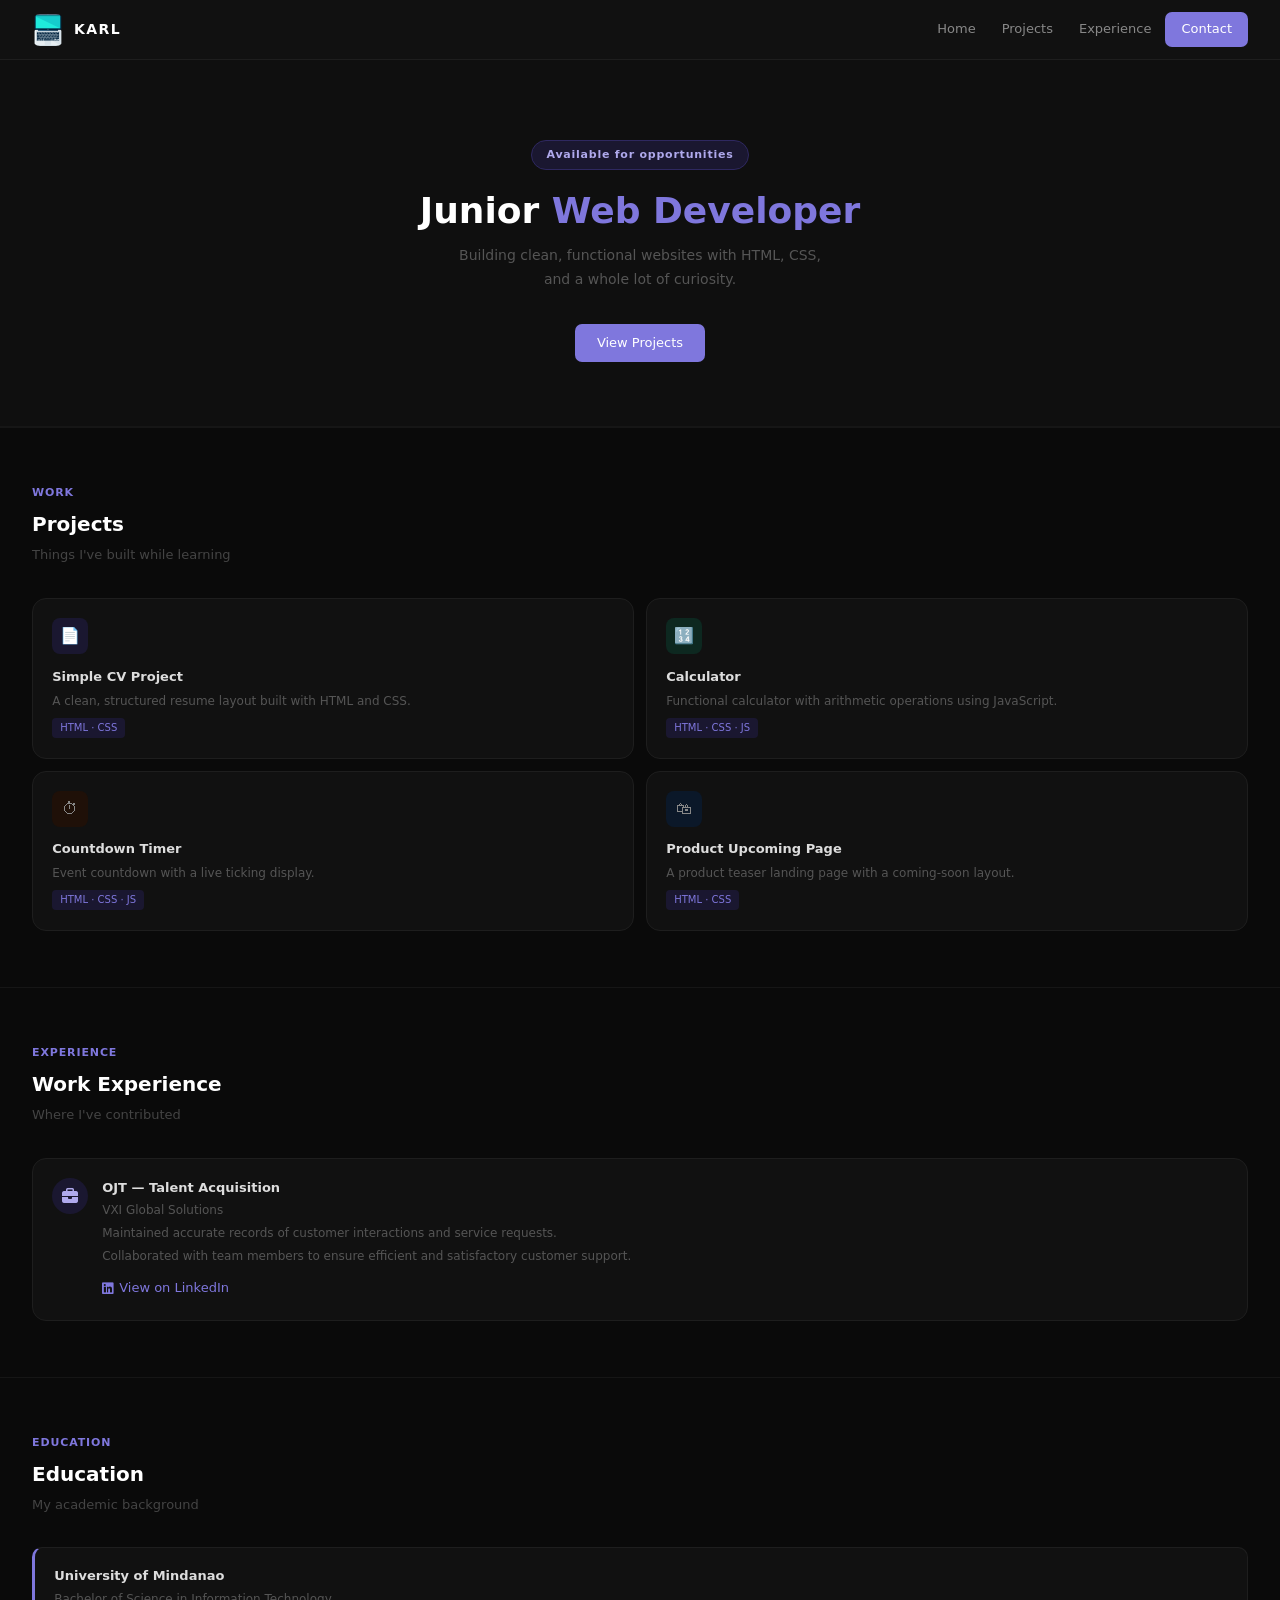
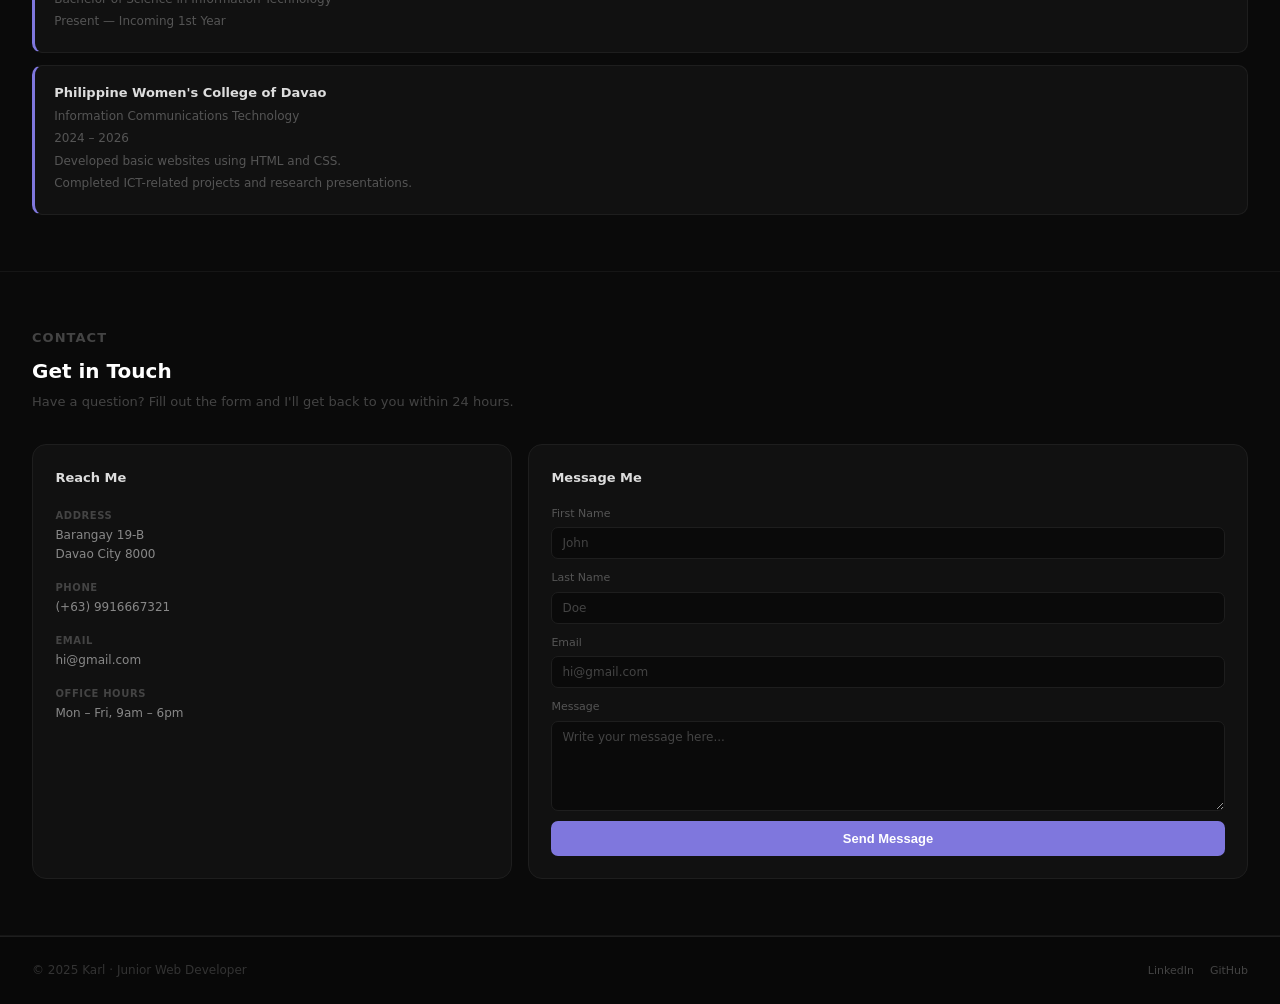
<file: index.html>
<!DOCTYPE html>
<html lang="en">
<head>
    <meta charset="UTF-8">
    <meta name="viewport" content="width=device-width, initial-scale=1.0">
    <meta name="description" content="Karl's simple website as a Junior Developer.">
    <meta name="author" content="Karl">
    <title>Karl's Website</title>
    <link rel="stylesheet" href="styles.css">
    <link rel="stylesheet" href="https://cdnjs.cloudflare.com/ajax/libs/font-awesome/6.5.0/css/all.min.css" crossorigin="anonymous" referrerpolicy="no-referrer" />
</head>
<body>
 
    <header>
        <nav class="navbar">
            <div class="nav-brand">
                <a href="#">
                    <img src="images/laptop.png" width="50" alt="Logo" class="brand-logo">
                    <span class="brand-name">KARL</span>
                </a>
            </div>
 
            <button class="hamburger" id="hamburger" aria-label="Toggle menu">
                <span></span>
                <span></span>
                <span></span>
            </button>
 
            <ul id="nav-links">
                <li><a href="#home">Home</a></li>
                <li><a href="#projects">Projects</a></li>
                <li><a href="#experience">Experience</a></li>
                <li><a href="#contact">Contact</a></li>
            </ul>
        </nav>
 
        <section class="home" id="home">
            <div class="hero-badge">Available for opportunities</div>
            <h1 class="hero-title">Junior <span style="color:#7F77DD">Web Developer</span></h1>
            <p class="hero-sub">Building clean, functional websites with HTML, CSS, and a whole lot of curiosity.</p>
            <div class="hero-btns">
                <a href="#projects" class="btn btn-primary">View Projects</a>
            </div>
        </section>
    </header>
 
    <main>
 
        <!-- PROJECTS -->
        <section class="projects" id="projects">
            <p class="section-tag">Work</p>
            <h3>Projects</h3>
            <p class="section-sub">Things I've built while learning</p>
 
            <div class="projects-grid">
                <div class="proj-card">
                    <div class="proj-icon icon-purple">📄</div>
                    <h4>Simple CV Project</h4>
                    <p>A clean, structured resume layout built with HTML and CSS.</p>
                    <span class="proj-tag">HTML · CSS</span>
                </div>
                <div class="proj-card">
                    <div class="proj-icon icon-teal">🔢</div>
                    <h4>Calculator</h4>
                    <p>Functional calculator with arithmetic operations using JavaScript.</p>
                    <span class="proj-tag">HTML · CSS · JS</span>
                </div>
                <div class="proj-card">
                    <div class="proj-icon icon-coral">⏱</div>
                    <h4>Countdown Timer</h4>
                    <p>Event countdown with a live ticking display.</p>
                    <span class="proj-tag">HTML · CSS · JS</span>
                </div>
                <div class="proj-card">
                    <div class="proj-icon icon-blue">🛍</div>
                    <h4>Product Upcoming Page</h4>
                    <p>A product teaser landing page with a coming-soon layout.</p>
                    <span class="proj-tag">HTML · CSS</span>
                </div>
            </div>
        </section>
 
        <!-- WORK EXPERIENCE -->
        <div class="work-experience" id="experience">
            <p class="section-tag">Experience</p>
            <h3>Work Experience</h3>
            <p class="section-sub">Where I've contributed</p>
 
            <div class="exp-card">
                <div class="exp-avatar">
                    <i class="fa-solid fa-briefcase"></i>
                </div>
                <div>
                    <h4>OJT — Talent Acquisition</h4>
                    <p class="exp-company">VXI Global Solutions</p>
                    <p>Maintained accurate records of customer interactions and service requests.</p>
                    <p>Collaborated with team members to ensure efficient and satisfactory customer support.</p>
                    <a target="_blank" href="https://www.linkedin.com/in/karlo-melgar-4a403133a/">
                        <i class="fa-brands fa-linkedin"></i> View on LinkedIn
                    </a>
                </div>
            </div>
        </div>
 
        <!-- EDUCATION -->
        <div class="education" id="education">
            <p class="section-tag">Education</p>
            <h3>Education</h3>
            <p class="section-sub">My academic background</p>
 
            <div class="edu-list">
                <div class="edu-card">
                    <h4>University of Mindanao</h4>
                    <p class="edu-course">Bachelor of Science in Information Technology</p>
                    <p class="edu-year">Present — Incoming 1st Year</p>
                </div>
                <div class="edu-card">
                    <h4>Philippine Women's College of Davao</h4>
                    <p class="edu-course">Information Communications Technology</p>
                    <p class="edu-year">2024 – 2026</p>
                    <p>Developed basic websites using HTML and CSS.</p>
                    <p>Completed ICT-related projects and research presentations.</p>
                </div>
            </div>
        </div>
 
        <!-- CONTACT -->
        <div class="contact-page" id="contact">
            <div class="hero">
                <p class="section-tag">Contact</p>
                <h3>Get in Touch</h3>
                <p>Have a question? Fill out the form and I'll get back to you within 24 hours.</p>
            </div>
 
            <div class="layouts">
                <div class="info-card">
                    <h2>Reach Me</h2>
 
                    <div class="info-item">
                        <div class="info-label">Address</div>
                        <div class="info-value">Barangay 19-B<br>Davao City 8000</div>
                    </div>
                    <div class="info-item">
                        <div class="info-label">Phone</div>
                        <div class="info-value">(+63) 9916667321</div>
                    </div>
                    <div class="info-item">
                        <div class="info-label">Email</div>
                        <div class="info-value">hi@gmail.com</div>
                    </div>
                    <div class="info-item">
                        <div class="info-label">Office Hours</div>
                        <div class="info-value">Mon – Fri, 9am – 6pm</div>
                    </div>
                </div>

               <form action="https://api.web3forms.com/submit" method="POST">

                <input type="hidden" name="access_key" value="a87c62c0-50f5-486e-b9b8-e93574947e0b">

                <div class="contact forms">
                    <h3>Message Me</h3>

                    <div class="form-rows">
                    <div class="field">
                        <label for="fname">First Name</label>
                        <input type="text" id="fname" name="first_name" placeholder="John" required>
                    </div>

                    <div class="field">
                        <label for="lname">Last Name</label>
                        <input type="text" id="lname" name="last_name" placeholder="Doe" required>
                    </div>

                    <div class="email-ad">
                        <label for="mail">Email</label>
                        <input type="email" id="mail" name="email" placeholder="hi@gmail.com" required>
                    </div>

                    <div class="text-message">
                        <label for="msg">Message</label>
                        <textarea id="msg" name="message" placeholder="Write your message here..." required></textarea>
                    </div>

                    <div>
                        <button class="btn submit" type="submit">Send Message</button>
                        <div class="success" id="success" style="display:none;">Message sent!</div>
                    </div>
                    </div>
                </div>

                </form>


            </div>
        </div>
 
    </main>
 
    <footer>
        <p>© 2025 Karl · Junior Web Developer</p>
        <div class="footer-links">
            <a href="https://www.linkedin.com/in/karlo-melgar-4a403133a/" target="_blank">LinkedIn</a>
            <a href="https://github.com/kqrlm">GitHub</a>
        </div>
    </footer>

    <script src="script.js" defer></script>

</body>
</html>
</file>
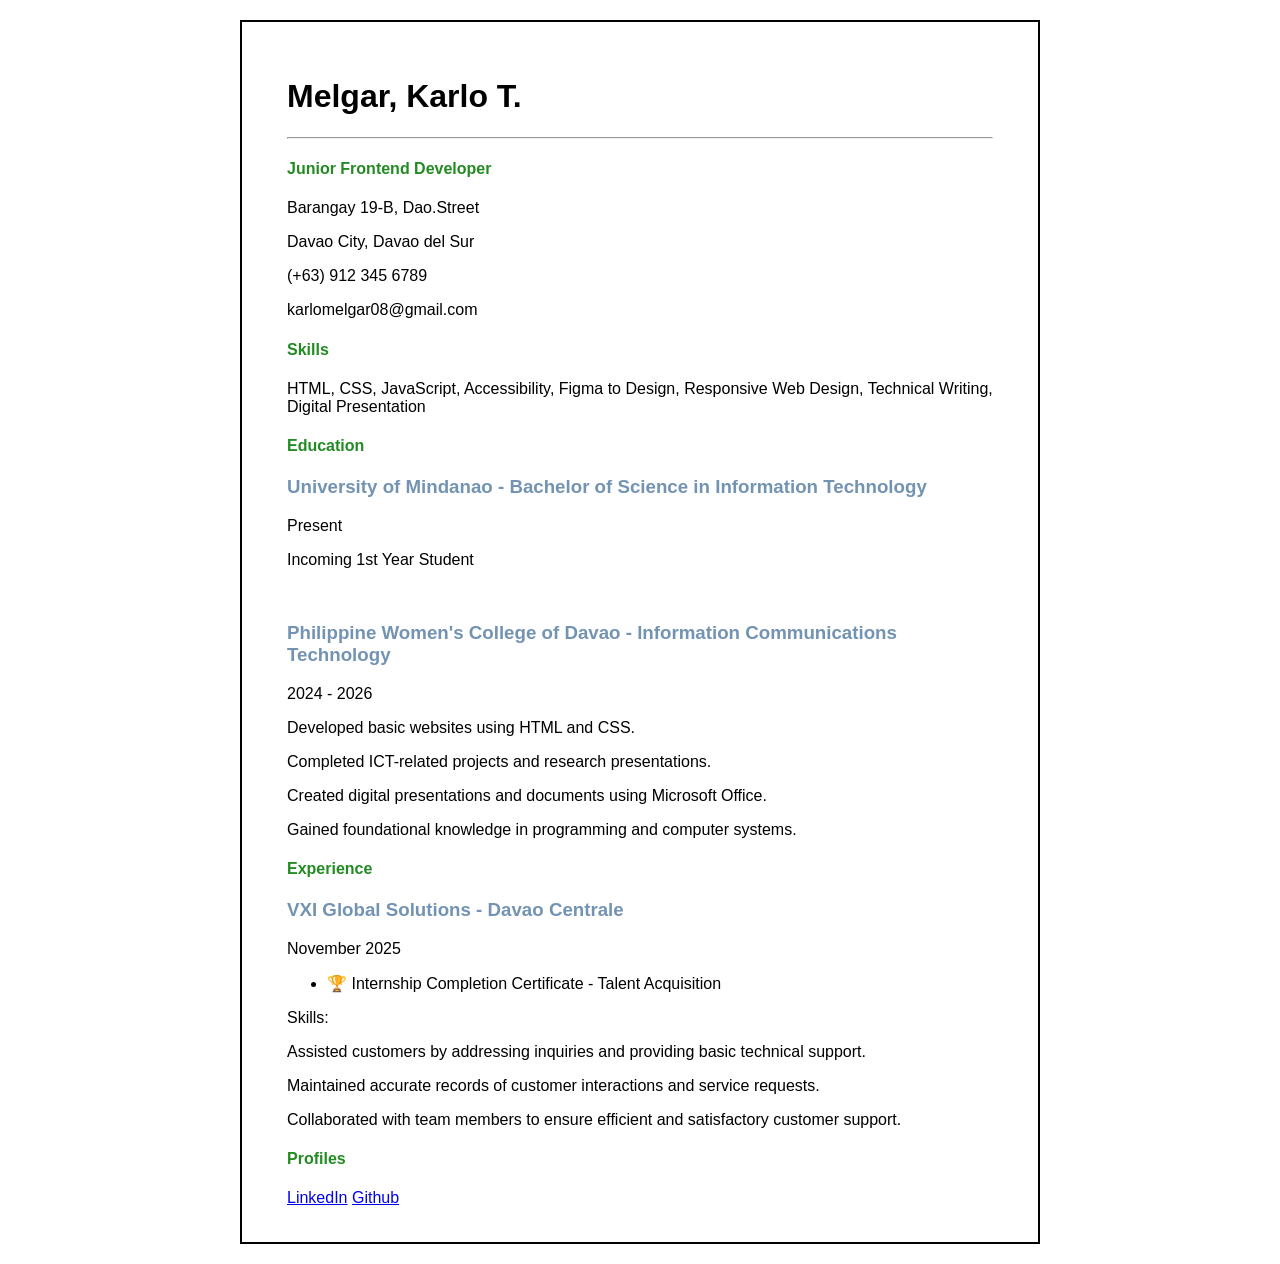
<file: simpleCV.html>
<!DOCTYPE html>
<html lang="en">
<head>
    <meta charset="UTF-8">
    <meta name="viewport" content="width=device-width, initial-scale=1.0">
    <meta name="description" content="Karl's CV as a Junior Developer.">
    <meta name="author" content="Karl">
    <link rel="icon" type="image/png" href="images/laptop.png">
    <title>Karl | Junior Developer</title>
</head>
<body>
    
    <h1>
        <b>Melgar, Karlo T.</b>
    </h1>
    <hr>
    <h4>Junior Frontend Developer</h4>

    
        <p>Barangay 19-B, Dao.Street</p>
        <p>Davao City, Davao del Sur</p>
        <p>(+63) 912 345 6789</p>
        <p>karlomelgar08@gmail.com</p>
    

    <h4>Skills</h4>
    <p>
        HTML, CSS, JavaScript, Accessibility, Figma to Design,
        Responsive Web Design, Technical Writing, Digital Presentation
    </p>

    <h4>Education</h4>
    <p>
        <h3 >University of Mindanao - Bachelor of Science in Information Technology</h3>
        <p>Present</p>
        <p>Incoming 1st Year Student</p><br>

        <h3>Philippine Women's College of Davao - Information Communications Technology</h3>
        <p>2024 - 2026</p>
        
            <p>Developed basic websites using HTML and CSS.</p>
            <p>Completed ICT-related projects and research presentations.</p>
            <p>Created digital presentations and documents using Microsoft Office.</p>
            <p>Gained foundational knowledge in programming and computer systems.</p>
        

    </p>

    <h4>Experience</h4>
    <p>
            <h3>VXI Global Solutions - Davao Centrale </h3>
            <p>November 2025</p>
            <ul>
                <li>🏆 Internship Completion Certificate - Talent Acquisition </li>
            </ul>
            <p>Skills:</p>

                <p>Assisted customers by addressing inquiries and providing basic technical support.</p>
                <p>Maintained accurate records of customer interactions and service requests.</p>
                <p>Collaborated with team members to ensure efficient and satisfactory customer support.</p>
    </p>

    <h4>Profiles</h4>
    <a target="_blank" href="https://www.linkedin.com/in/karlo-melgar-4a403133a/">LinkedIn</a>
    <a target="_blank" href="https://github.com/kqrlm">Github</a>


    <style>
        body {

        font-family: Arial, sans-serif;
        width: 800px;
        margin: 20px auto;
        padding: 35px 45px;
        border: 2px solid #000;
        box-sizing: border-box;

        }

        h4 {
            
            color: #228B22;
        }

        h3 {
            color: #7393B3;
        }


    </style>
      
</body>
</html>
</file>
<file: styles.css>
/* --- Reset & Base --- */
*, *::before, *::after {
    box-sizing: border-box;
    margin: 0;
    padding: 0;
}

:root {
    --purple:       #7F77DD;
    --purple-dark:  #534AB7;
    --purple-dim:   #1a1730;
    --purple-border:#2e2860;
    --purple-light: #AFA9EC;

    --bg-base:      #0a0a0a;
    --bg-card:      #111111;
    --bg-section:   #0f0f0f;

    --border:       #1e1e1e;
    --border-hover: #3a3570;

    --text-white:   #ffffff;
    --text-bright:  #dddddd;
    --text-muted:   #888888;
    --text-dim:     #555555;
    --text-faint:   #444444;

    --teal-dim:     #0d2820;
    --coral-dim:    #1f1008;
    --blue-dim:     #0b1829;

    --radius-sm:    7px;
    --radius-md:    10px;
    --radius-lg:    14px;
}

html {
    scroll-behavior: smooth;
}

body {
    font-family: 'Segoe UI', system-ui, sans-serif;
    background-color: var(--bg-base);
    color: var(--text-muted);
    line-height: 1.6;
}

a {
    text-decoration: none;
    color: inherit;
}

/* ==============================
   NAVBAR
   ============================== */

.navbar {
    background-color: var(--bg-card);
    border-bottom: 1px solid var(--border);
    display: flex;
    align-items: center;
    justify-content: space-between;
    padding: 0 2rem;
    height: 60px;
    position: sticky;
    top: 0;
    z-index: 1000;
}

.nav-brand a {
    display: flex;
    align-items: center;
    gap: 10px;
}

.brand-logo {
    width: 32px;
    height: 32px;
    border-radius: 8px;
    object-fit: contain;
}

.brand-name {
    font-size: 14px;
    font-weight: 700;
    letter-spacing: 0.1em;
    color: var(--text-white);
}

.navbar ul {
    display: flex;
    align-items: center;
    gap: 2px;
    list-style: none;
}

.navbar ul li a {
    color: var(--text-muted);
    font-size: 13px;
    padding: 6px 12px;
    border-radius: var(--radius-sm);
    transition: background 0.15s, color 0.15s;
    display: block;
}

.navbar ul li a:hover {
    color: var(--text-white);
    background: rgba(255, 255, 255, 0.07);
}

.navbar ul li:last-child a {
    background: var(--purple);
    color: var(--text-white);
    font-weight: 500;
    padding: 7px 16px;
}

.navbar ul li:last-child a:hover {
    background: var(--purple-dark);
}

/* Hamburger (mobile) */
.hamburger {
    display: none;
    flex-direction: column;
    gap: 5px;
    cursor: pointer;
    background: none;
    border: none;
    padding: 4px;
}

.hamburger span {
    display: block;
    width: 22px;
    height: 2px;
    background: var(--text-white);
    border-radius: 2px;
    transition: transform 0.3s, opacity 0.3s;
}

.hamburger.open span:nth-child(1) { transform: translateY(7px) rotate(45deg); }
.hamburger.open span:nth-child(2) { opacity: 0; }
.hamburger.open span:nth-child(3) { transform: translateY(-7px) rotate(-45deg); }

/* ==============================
   HERO SECTION
   ============================== */

header {
    background-color: var(--bg-section);
    border-bottom: 1px solid #161616;
}

.home {
    padding: 5rem 2rem 4rem;
    text-align: center;
}

.hero-badge {
    display: inline-block;
    background: var(--purple-dim);
    color: var(--purple-light);
    font-size: 11px;
    font-weight: 600;
    letter-spacing: 0.07em;
    padding: 5px 14px;
    border-radius: 20px;
    border: 1px solid var(--purple-border);
    margin-bottom: 1.2rem;
}

.hero-title {
    font-size: 36px;
    font-weight: 700;
    color: var(--text-white);
    line-height: 1.2;
    margin-bottom: 0.75rem;
}

.home p.hero-sub {
    font-size: 14px;
    color: var(--text-dim);
    max-width: 380px;
    margin: 0 auto 2rem;
    line-height: 1.7;
}

.hero-btns {
    display: flex;
    gap: 10px;
    justify-content: center;
}

.btn {
    display: inline-block;
    font-size: 13px;
    font-weight: 500;
    padding: 9px 22px;
    border-radius: var(--radius-sm);
    cursor: pointer;
    transition: background 0.15s;
    border: none;
}

.btn-primary {
    background: var(--purple);
    color: var(--text-white);
}

.btn-primary:hover {
    background: var(--purple-dark);
}

.btn-secondary {
    background: transparent;
    color: var(--text-muted);
    border: 1px solid var(--border);
}

.btn-secondary:hover {
    background: rgba(255,255,255,0.05);
    color: var(--text-bright);
}

/* ==============================
   SHARED SECTION STYLES
   ============================== */

section,
.work-experience,
.education,
.contact-page {
    padding: 3.5rem 2rem;
    border-bottom: 1px solid #161616;
}

.section-tag {
    font-size: 11px;
    font-weight: 600;
    letter-spacing: 0.08em;
    color: var(--purple);
    margin-bottom: 0.4rem;
    text-transform: uppercase;
}

section h3,
.work-experience h3,
.education h3 {
    font-size: 20px;
    font-weight: 700;
    color: var(--text-white);
    margin-bottom: 0.3rem;
}

.section-sub {
    font-size: 13px;
    color: var(--text-faint);
    margin-bottom: 2rem;
}

/* ==============================
   PROJECTS GRID
   ============================== */

.projects-grid {
    display: grid;
    grid-template-columns: repeat(2, 1fr);
    gap: 12px;
}

.proj-card {
    background: var(--bg-card);
    border: 1px solid var(--border);
    border-radius: var(--radius-lg);
    padding: 1.2rem;
    transition: border-color 0.15s;
}

.proj-card:hover {
    border-color: var(--border-hover);
}

.proj-icon {
    width: 36px;
    height: 36px;
    border-radius: 8px;
    display: flex;
    align-items: center;
    justify-content: center;
    font-size: 16px;
    margin-bottom: 0.8rem;
}

.icon-purple { background: var(--purple-dim); }
.icon-teal   { background: var(--teal-dim); }
.icon-coral  { background: var(--coral-dim); }
.icon-blue   { background: var(--blue-dim); }

.proj-card h4 {
    font-size: 13px;
    font-weight: 600;
    color: var(--text-bright);
    margin-bottom: 4px;
}

.proj-card p {
    font-size: 12px;
    color: var(--text-dim);
    line-height: 1.5;
}

.proj-tag {
    display: inline-block;
    font-size: 10px;
    color: var(--purple);
    background: var(--purple-dim);
    padding: 2px 8px;
    border-radius: 4px;
    margin-top: 8px;
}

/* ==============================
   WORK EXPERIENCE
   ============================== */

.exp-card {
    background: var(--bg-card);
    border: 1px solid var(--border);
    border-radius: var(--radius-lg);
    padding: 1.2rem;
    display: flex;
    gap: 14px;
    align-items: flex-start;
}

.exp-avatar {
    width: 36px;
    height: 36px;
    min-width: 36px;
    border-radius: 50%;
    background: var(--purple-dim);
    display: flex;
    align-items: center;
    justify-content: center;
    font-size: 16px;
    color: var(--purple-light);
}

.exp-card h4 {
    font-size: 13px;
    font-weight: 600;
    color: var(--text-bright);
    margin-bottom: 2px;
}

.exp-company {
    font-size: 11px;
    color: var(--purple);
    margin-bottom: 8px;
}

.exp-card p {
    font-size: 12px;
    color: var(--text-dim);
    line-height: 1.6;
    margin-bottom: 4px;
}

.exp-card a {
    display: inline-flex;
    align-items: center;
    gap: 6px;
    font-size: 13px;
    color: var(--purple);
    margin-top: 8px;
    transition: color 0.15s;
}

.exp-card a:hover {
    color: var(--purple-light);
}

/* ==============================
   EDUCATION
   ============================== */

.edu-list {
    display: flex;
    flex-direction: column;
    gap: 12px;
}

.edu-card {
    background: var(--bg-card);
    border: 1px solid var(--border);
    border-left: 3px solid var(--purple);
    border-radius: var(--radius-md);
    padding: 1.1rem 1.2rem;
}

.edu-card h4 {
    font-size: 13px;
    font-weight: 600;
    color: var(--text-bright);
    margin-bottom: 3px;
}

.edu-course {
    font-size: 11px;
    color: var(--purple);
    margin-bottom: 5px;
}

.edu-year {
    font-size: 11px;
    color: var(--text-faint);
    margin-bottom: 8px;
}

.edu-card p {
    font-size: 12px;
    color: var(--text-dim);
    line-height: 1.6;
    margin-bottom: 3px;
}

/* ==============================
   CONTACT SECTION
   ============================== */

.contact-page .hero {
    margin-bottom: 2rem;
}

.contact-page .hero h3 {
    font-size: 20px;
    font-weight: 700;
    color: var(--text-white);
    margin-bottom: 0.3rem;
}

.contact-page .hero p {
    font-size: 13px;
    color: var(--text-faint);
}

.layouts {
    display: grid;
    grid-template-columns: 1fr 1.5fr;
    gap: 16px;
}

.info-card {
    background: var(--bg-card);
    border: 1px solid var(--border);
    border-radius: var(--radius-lg);
    padding: 1.4rem;
}

.info-card h2 {
    font-size: 13px;
    font-weight: 700;
    color: var(--text-bright);
    margin-bottom: 1.2rem;
}

.info-item {
    margin-bottom: 1rem;
}

.info-label {
    font-size: 10px;
    font-weight: 600;
    color: var(--text-faint);
    letter-spacing: 0.06em;
    text-transform: uppercase;
    margin-bottom: 2px;
}

.info-value {
    font-size: 12px;
    color: var(--text-muted);
    line-height: 1.6;
}

.contact.forms {
    background: var(--bg-card);
    border: 1px solid var(--border);
    border-radius: var(--radius-lg);
    padding: 1.4rem;
}

.contact.forms h3 {
    font-size: 13px;
    font-weight: 700;
    color: var(--text-bright);
    margin-bottom: 1rem;
}

.form-rows {
    display: flex;
    flex-direction: column;
    gap: 10px;
}

.field,
.email-ad,
.text-message {
    display: flex;
    flex-direction: column;
    gap: 5px;
}

.form-rows label {
    font-size: 11px;
    color: var(--text-dim);
    font-weight: 500;
}

.form-rows input,
.form-rows textarea {
    background: var(--bg-base);
    border: 1px solid var(--border);
    border-radius: var(--radius-sm);
    padding: 8px 10px;
    font-size: 12px;
    color: var(--text-bright);
    font-family: inherit;
    width: 100%;
    transition: border-color 0.15s;
}

.form-rows input:focus,
.form-rows textarea:focus {
    outline: none;
    border-color: var(--purple);
}

.form-rows input::placeholder,
.form-rows textarea::placeholder {
    color: var(--text-faint);
}

.form-rows textarea {
    height: 90px;
    resize: vertical;
}

.btn.submit,
button.btn {
    background: var(--purple);
    color: var(--text-white);
    font-size: 13px;
    font-weight: 600;
    padding: 10px;
    border-radius: var(--radius-sm);
    border: none;
    cursor: pointer;
    width: 100%;
    transition: background 0.15s;
}

.btn.submit:hover,
button.btn:hover {
    background: var(--purple-dark);
}

.success {
    font-size: 12px;
    color: #5DCAA5;
    margin-top: 8px;
    text-align: center;
}

/* ==============================
   FOOTER
   ============================== */

footer {
    background: #080808;
    padding: 1.5rem 2rem;
    display: flex;
    align-items: center;
    justify-content: space-between;
    border-top: 1px solid var(--border);
}

footer p {
    font-size: 12px;
    color: #333;
}

.footer-links {
    display: flex;
    gap: 16px;
}

.footer-links a {
    font-size: 11px;
    color: #444;
    transition: color 0.15s;
}

.footer-links a:hover {
    color: var(--purple);
}

/* ==============================
   RESPONSIVE (Mobile)
   ============================== */

@media (max-width: 768px) {
    .hamburger { display: flex; }

    .navbar ul {
        display: none;
        flex-direction: column;
        align-items: flex-start;
        position: absolute;
        top: 60px;
        left: 0;
        right: 0;
        background: var(--bg-card);
        padding: 1rem 2rem;
        border-top: 1px solid var(--border);
        z-index: 999;
    }

    .navbar ul.open { display: flex; }

    .navbar ul li a { width: 100%; padding: 10px 12px; }
    .navbar ul li:last-child a { margin-top: 8px; text-align: center; }

    .home { padding: 3.5rem 1.5rem 3rem; }
    .hero-title { font-size: 26px; }

    .projects-grid { grid-template-columns: 1fr; }

    .layouts { grid-template-columns: 1fr; }

    section, .work-experience, .education, .contact-page {
        padding: 2.5rem 1.5rem;
    }

    footer {
        flex-direction: column;
        gap: 10px;
        text-align: center;
    }
}
</file>
